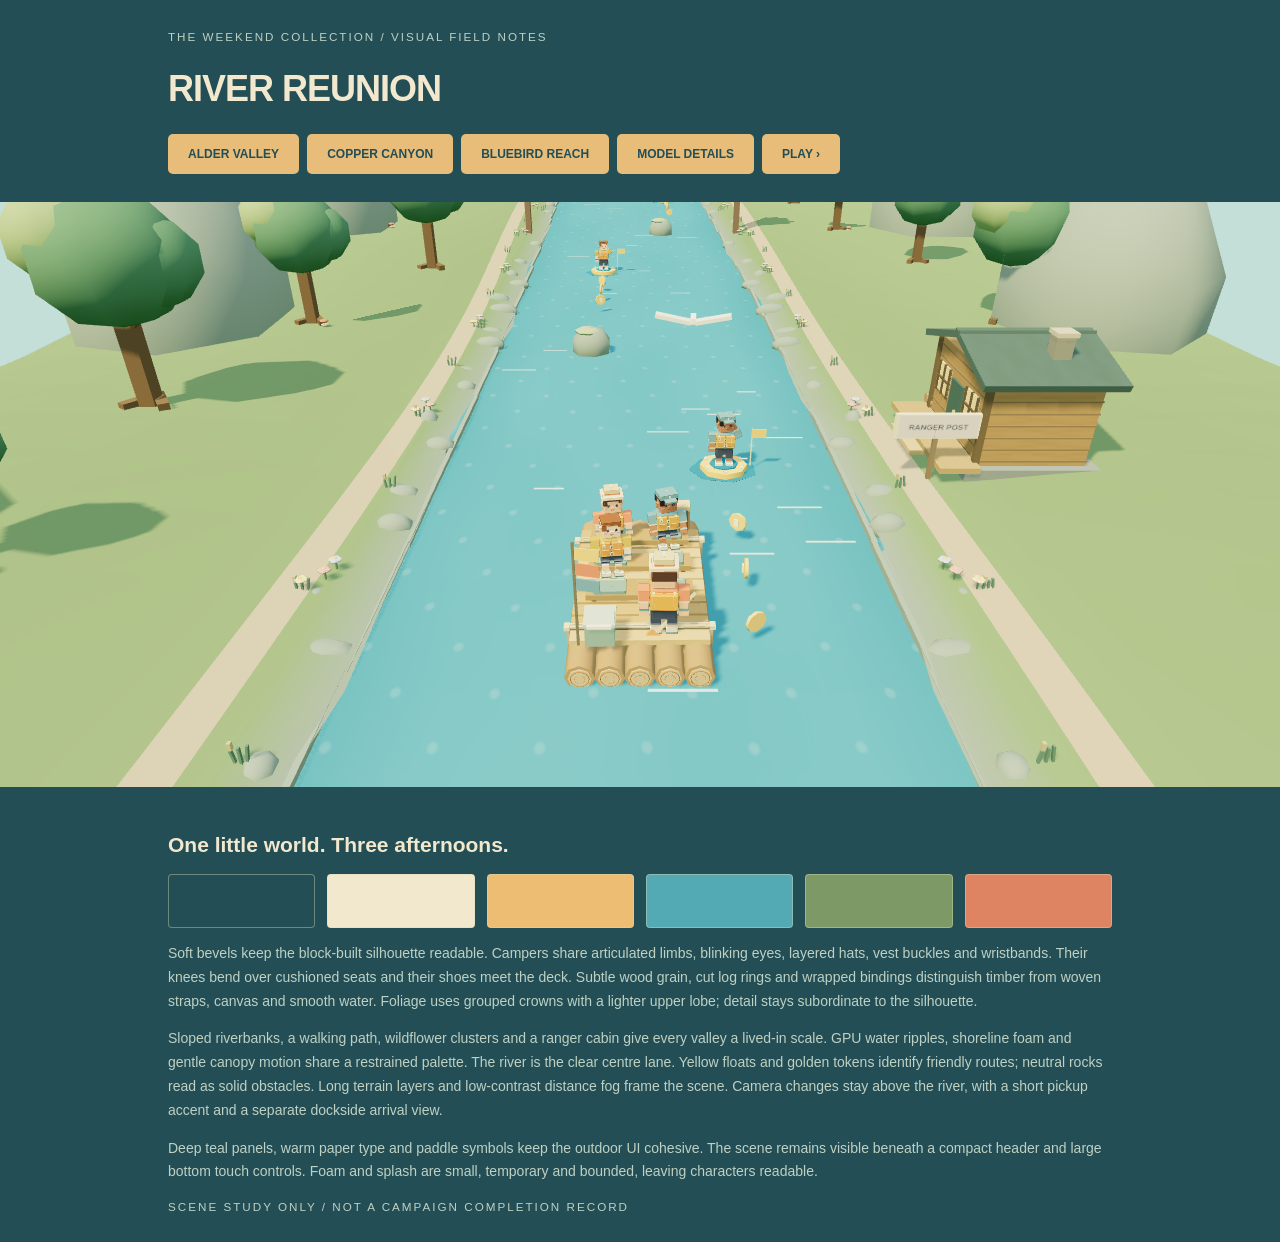
<file: artbook.html>
<!doctype html><html lang="en"><meta charset="utf-8"><meta name="viewport" content="width=device-width,initial-scale=1"><title>RIVER REUNION / Field Notes</title><style>*{box-sizing:border-box}body{margin:0;background:#244e56;color:#f2e8cd;font:14px Arial}header,article{padding:28px;max-width:1000px;margin:auto}h1{font-size:36px;letter-spacing:-1px}p{line-height:1.7;color:#bed1c2}nav{display:flex;gap:8px;flex-wrap:wrap}button,a{padding:13px 20px;background:#e8bd79;color:#244e56;border:0;border-radius:5px;font:700 12px Arial;text-decoration:none}canvas{width:100%;height:65vh;display:block}.swatches{display:flex;gap:12px}.swatches i{height:54px;flex:1;border-radius:4px;border:1px solid #d7dab16b}small{letter-spacing:2px;color:#bdd1c2}</style><header><small>THE WEEKEND COLLECTION / VISUAL FIELD NOTES</small><h1>RIVER REUNION</h1><nav><button data-course="0">ALDER VALLEY</button><button data-course="2">COPPER CANYON</button><button data-course="4">BLUEBIRD REACH</button><button id="modelStudy">MODEL DETAILS</button><a href="index.html">PLAY ›</a></nav></header><canvas id="world"></canvas><article><h2>One little world. Three afternoons.</h2><div class="swatches"><i style="background:#244e56"></i><i style="background:#f2e8cd"></i><i style="background:#edbd74"></i><i style="background:#53aab4"></i><i style="background:#7d9966"></i><i style="background:#df8463"></i></div><p>Soft bevels keep the block-built silhouette readable. Campers share articulated limbs, blinking eyes, layered hats, vest buckles and wristbands. Their knees bend over cushioned seats and their shoes meet the deck. Subtle wood grain, cut log rings and wrapped bindings distinguish timber from woven straps, canvas and smooth water. Foliage uses grouped crowns with a lighter upper lobe; detail stays subordinate to the silhouette.</p><p>Sloped riverbanks, a walking path, wildflower clusters and a ranger cabin give every valley a lived-in scale. GPU water ripples, shoreline foam and gentle canopy motion share a restrained palette. The river is the clear centre lane. Yellow floats and golden tokens identify friendly routes; neutral rocks read as solid obstacles. Long terrain layers and low-contrast distance fog frame the scene. Camera changes stay above the river, with a short pickup accent and a separate dockside arrival view.</p><p>Deep teal panels, warm paper type and paddle symbols keep the outdoor UI cohesive. The scene remains visible beneath a compact header and large bottom touch controls. Foam and splash are small, temporary and bounded, leaving characters readable.</p><small>SCENE STUDY ONLY / NOT A CAMPAIGN COMPLETION RECORD</small></article><script src="vendor/three.min.js"></script><script type="module">import{makeRun,profile}from'./core.mjs';import{RiverView}from'./view.mjs';let p=profile({stars:[3,3,3,3,3,3],rewards:{confetti:true}}),s,view=new RiverView(document.querySelector('canvas'));function scene(i){view.study=false;s=makeRun(i,p);s.phase='ready';s.d=40;s.crew=[(i*3)%18,(i*3+1)%18,(i*3+2)%18];view.render(s,0,p)}scene(0);document.querySelectorAll('button[data-course]').forEach(b=>b.onclick=()=>scene(+b.dataset.course));document.querySelector('#modelStudy').onclick=()=>{s.crew=[0,1,2,3,4,5];view.study=true;view.render(s,0,p)};new ResizeObserver(()=>view.resize()).observe(document.querySelector('canvas'));let last=0;function frame(t){if(t-last>33){view.render(s,.033,p);last=t}requestAnimationFrame(frame)}requestAnimationFrame(frame);</script></html>
</file>
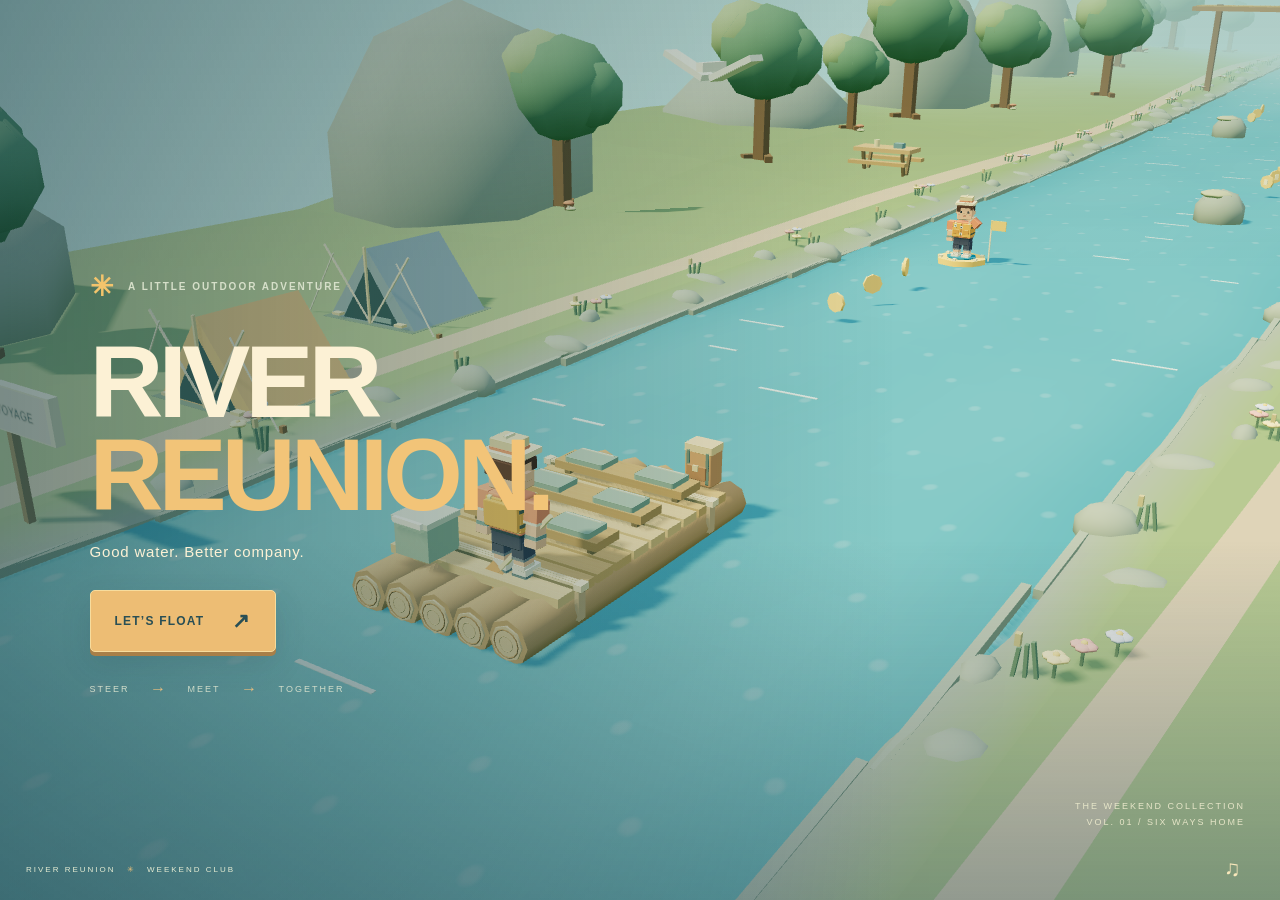
<file: index-source.html>
<!DOCTYPE html><html lang="en"><head><meta charset="utf-8"><meta name="viewport" content="width=device-width,initial-scale=1,maximum-scale=1,viewport-fit=cover"><meta name="theme-color" content="#244e56"><title>RIVER REUNION — Better, Together.</title><link rel="icon" href="data:image/svg+xml,%3Csvg xmlns='http://www.w3.org/2000/svg' viewBox='0 0 48 48'%3E%3Crect width='48' height='48' rx='12' fill='%232c6069'/%3E%3Cpath d='M12 17h24v16H12z' fill='%23eac78a'/%3E%3Cpath d='M8 38q8-6 16 0t16 0M24 7v23' fill='none' stroke='%23fff0cd' stroke-width='3'/%3E%3C/svg%3E"><link rel="stylesheet" href="style.css"></head><body>
<main id="app"><canvas id="world" role="img" aria-label="3D river valley and a wooden raft"></canvas><div class="vignette"></div>
<header id="header" hidden><button class="icon" id="book" aria-label="Open journey journal">☰</button><div class="trip"><small id="area">ALDER VALLEY</small><div><b id="crew">0 / 3</b><span>FRIENDS ABOARD</span></div><div class="progress"><i id="progress"></i></div></div><button class="icon" id="pause" aria-label="Pause journey">Ⅱ</button></header>
<div id="status" hidden><span id="hearts">♥ ♥ ♥ ♥ ♥</span><span class="coin">◈ <b id="coins">0</b></span></div><div id="hint" hidden>SLIDE TO STEER · MEET THE WAVING FRIENDS</div><div id="event"><b></b><small></small></div><div id="toast" role="status"></div>
<section id="welcome"><div class="welcome-inner"><div class="eyebrow"><span class="sun-mark">✳</span> A LITTLE OUTDOOR ADVENTURE</div><h1>RIVER<br><em>REUNION.</em></h1><p>Good water. Better company.</p><button id="start" class="primary">LET’S FLOAT <span>↗</span></button><div class="welcome-tip"><span>STEER</span><i>→</i><span>MEET</span><i>→</i><span>TOGETHER</span></div></div><div class="edition">THE WEEKEND COLLECTION<br>VOL. 01 / SIX WAYS HOME</div></section>
<section id="controls" hidden><div class="tool" id="slowWrap" hidden><button id="slow" aria-label="Hold to slow the raft"><svg viewBox="0 0 48 48"><path d="M18 10v18m12-18v18M8 36q8-6 16 0t16 0"/></svg><b>SLOW</b><small id="slowLabel">HOLD</small></button></div><div id="steer" role="slider" aria-label="Steer raft left or right" aria-valuemin="-4" aria-valuemax="4" aria-valuenow="0" tabindex="0"><span class="steer-arrow">‹</span><div class="track"><i id="knob"><svg viewBox="0 0 32 32"><path d="m8 24 16-16m-5-1 6 6M7 23l2 2"/></svg></i></div><span class="steer-arrow">›</span><small>SLIDE TO STEER</small></div><div class="tool" id="hopWrap" hidden><button id="hop" aria-label="Hop over an obstacle"><svg viewBox="0 0 48 48"><path d="M10 30q14-32 28 0M30 27l9 4 2-10M8 39q8-6 16 0t16 0"/></svg><b>HOP</b><small id="hopLabel">TAP</small></button></div></section>
<footer id="footer"><span>RIVER REUNION <i>✳</i> WEEKEND CLUB</span><button id="sound" aria-label="Toggle sound" title="Toggle music and effects">♫</button></footer>
<dialog id="modal"><div id="modalBody"></div></dialog><div id="fallback" hidden><h2>THE RIVER IS WAITING.</h2><p>This game needs WebGL. Try a browser with hardware acceleration enabled.</p><button onclick="location.reload()">TRY AGAIN</button></div>
<audio id="soundtrack" src="music/river-bgm.mp3" loop preload="none" hidden></audio>
</main><script src="vendor/three.min.js"></script><script type="module" src="app.mjs"></script></body></html>
</file>
<file: style.css>
*{box-sizing:border-box}html,body{margin:0;width:100%;height:100%;overflow:hidden;background:#244f58;color:#fcf1d5;font-family:Arial,Helvetica,sans-serif;-webkit-user-select:none;user-select:none;-webkit-tap-highlight-color:transparent}button{font:inherit;cursor:pointer;color:inherit;border:0;touch-action:manipulation}button:focus-visible,[tabindex]:focus-visible{outline:3px solid #f0bd67;outline-offset:4px}button:disabled{opacity:.38;cursor:default}[hidden]{display:none!important}#app{position:relative;width:100%;height:100%;overflow:hidden}#world{width:100%;height:100%;display:block;touch-action:none}.vignette{position:absolute;inset:0;pointer-events:none;background:linear-gradient(#1e4f5322,transparent 30%,transparent 60%,#173e4e62)}#header{position:absolute;top:calc(20px + env(safe-area-inset-top));left:26px;right:26px;display:flex;align-items:flex-start;justify-content:space-between;gap:16px;pointer-events:none}.icon{pointer-events:auto;min-width:48px;height:48px;border:1px solid #f8edcc55;border-radius:50%;background:#244e58bd;color:#fdf0d3;font-size:21px;box-shadow:0 3px 14px #15394018}.trip{text-align:center;background:#244f59ed;border:1px solid #d8e1ca55;padding:12px 24px 9px;min-width:230px;border-radius:3px 3px 22px 22px;box-shadow:0 6px 20px #173f4218}.trip small{font-weight:700;font-size:10px;letter-spacing:2px;color:#c3d8cd}.trip>div:not(.progress){display:flex;align-items:center;justify-content:center;gap:10px;margin:6px 0}.trip b{font-size:28px;letter-spacing:1px}.trip span{font-size:9px;max-width:65px;text-align:left;letter-spacing:1.4px;line-height:1.5;color:#d7ddc9}.progress{height:3px;background:#163f49;border-radius:3px;overflow:hidden}.progress i{display:block;height:100%;background:#f5c574;transition:width .15s linear}#status{position:absolute;top:calc(135px + env(safe-area-inset-top));left:50%;transform:translateX(-50%);display:flex;gap:22px;background:#254c568e;border-radius:30px;padding:8px 15px;font-size:13px;color:#f2d69e;white-space:nowrap}.coin{color:#f5ca76}#hearts{letter-spacing:2px;font-size:12px}#hint{position:absolute;top:calc(193px + env(safe-area-inset-top));left:12px;right:12px;text-align:center;font-size:10px;letter-spacing:1.4px;color:#224c55;font-weight:800;text-shadow:0 1px #e1efe366}#event{position:absolute;top:31%;left:10px;right:10px;text-align:center;pointer-events:none;opacity:0;transition:opacity .2s;text-shadow:0 2px 10px #294c4c70}#event b{font-size:clamp(28px,5vw,48px);letter-spacing:-1px;font-weight:900;display:block}#event small{display:block;margin-top:9px;font-size:10px;letter-spacing:2px}#toast{position:absolute;left:50%;bottom:calc(180px + env(safe-area-inset-bottom));transform:translateX(-50%);max-width:85%;padding:11px 18px;border-radius:6px;background:#244f57ed;border:1px solid #d9d9b358;font-size:10px;letter-spacing:1px;text-align:center;pointer-events:none;opacity:0;transition:opacity .2s}#welcome{position:absolute;inset:0;background:linear-gradient(90deg,#1c444e80,transparent 70%);display:flex;align-items:center;padding:7vw}.welcome-inner{max-width:600px;transform:translateY(30px)}.eyebrow{font-size:10px;font-weight:bold;letter-spacing:2px;color:#d6dfc9;line-height:1.8}.sun-mark{color:#f3c46c;font-size:28px;display:inline-block;vertical-align:middle;margin-right:9px}h1{font-size:clamp(54px,8vw,110px);font-weight:900;letter-spacing:-5px;line-height:.91;margin:22px 0 20px}h1 em{font-style:normal;color:#f2c478}#welcome p{font-size:15px;letter-spacing:.8px;margin:22px 0 30px}.primary{display:flex;align-items:center;justify-content:space-between;gap:28px;background:#edbd74;color:#294f55;border:1px solid #f7dc9d;padding:18px 24px;min-height:54px;border-radius:5px;font-size:12px;font-weight:900;letter-spacing:1.2px;box-shadow:0 4px 0 #a87f48,0 12px 30px #193d4a26}.primary:hover{background:#f6d18b}.primary:active{transform:translateY(2px);box-shadow:0 2px 0 #a87f48}.primary span{font-size:21px}.welcome-tip{margin-top:28px;display:flex;gap:20px;align-items:center;color:#d0dcca;font-size:9px;letter-spacing:2px}.welcome-tip i{color:#e5bc7e;font-size:16px}.edition{position:absolute;right:35px;bottom:70px;font-size:9px;line-height:1.8;letter-spacing:2px;text-align:right;color:#e6e5c8}#controls{position:absolute;bottom:calc(50px + env(safe-area-inset-bottom));left:50%;transform:translateX(-50%);display:flex;align-items:end;gap:16px;max-width:calc(100% - 28px);touch-action:none}#steer{width:300px;max-width:60vw;height:75px;display:flex;align-items:center;gap:12px;position:relative;padding:0 16px 16px;background:#244e57db;border:1px solid #d8e0c26b;border-radius:48px;touch-action:none;box-shadow:0 5px 20px #1b46452e}.track{position:relative;height:3px;background:#c1d3c47d;flex:1}.track:after{content:'';position:absolute;top:-5px;left:50%;width:2px;height:13px;background:#b7cdb9}#knob{position:absolute;z-index:1;top:-20px;left:calc(50% - 22px);width:44px;height:44px;background:#edc07c;border:4px solid #385f61;border-radius:50%;box-shadow:0 2px 4px #16394230;pointer-events:none}#knob svg{width:100%;height:100%;stroke:#39565c;fill:none;stroke-width:3}.steer-arrow{font-size:26px;color:#e8d6ad}#steer small{position:absolute;bottom:11px;left:0;right:0;text-align:center;font-size:8px;letter-spacing:2px;color:#cedbcb}.tool button{width:76px;height:90px;background:#244e57df;border:1px solid #e2dfba77;border-radius:16px;color:#f7dca6;display:flex;flex-direction:column;align-items:center;justify-content:center;gap:4px;touch-action:none}.tool svg{width:31px;height:31px;fill:none;stroke:currentColor;stroke-width:2.8;stroke-linecap:round;stroke-linejoin:round}.tool b{font-size:10px;letter-spacing:1px}.tool small{font-size:8px;color:#c5d6ca;letter-spacing:1px}.tool button.held{background:#b58f54;color:#fff0ce}#footer{position:absolute;left:26px;right:26px;bottom:calc(13px + env(safe-area-inset-bottom));display:flex;justify-content:space-between;align-items:center;font-size:8px;letter-spacing:2px;pointer-events:none;color:#e4ebd2}#footer i{font-style:normal;color:#edc179;margin:0 7px}#sound{pointer-events:auto;min-width:44px;min-height:36px;background:transparent;color:#f9e7bb;font-size:22px}dialog{max-height:88dvh;width:min(520px,calc(100% - 28px));padding:0;border:1px solid #b3c1a5;background:#284f56;color:#f5ead0;border-radius:12px;box-shadow:0 24px 80px #142e48a6;overflow:auto}dialog::backdrop{background:#173c4a76;backdrop-filter:blur(5px)}#modalBody{padding:30px}h2{font-size:34px;line-height:1.03;letter-spacing:-1.3px;margin:15px 0 18px}dialog p{font-size:12px;line-height:1.65;color:#c9d5c6}dialog .primary{width:100%}.actions{display:flex;flex-wrap:wrap;gap:10px;margin-top:24px}.actions>button:not(.primary){flex:1;min-height:46px;border-radius:5px;background:#365f62;border:1px solid #a3b9a178;font-size:10px;letter-spacing:1px;padding:10px}.medals{color:#f0c477;font-size:30px;letter-spacing:10px;margin:20px 0;text-align:center}.receipt{display:flex;gap:8px;border-block:1px solid #acc3a354;padding:18px 0;margin-top:20px}.receipt>div{text-align:center;flex:1}.receipt b{font-size:27px;display:block;color:#f2cb84}.receipt small{display:block;font-size:8px;margin-top:6px;letter-spacing:1.4px;color:#c0d2c3}.courses{display:grid;grid-template-columns:1fr 1fr;gap:10px}.courses button{padding:14px;text-align:left;background:#365f61;border:1px solid #9eaf9570;border-radius:5px;min-height:86px}.courses small{display:block;font-size:8px;letter-spacing:1px;color:#bfd2c0}.courses b{font-size:12px;display:block;margin:8px 0}.courses i{font-style:normal;color:#f0c17a;letter-spacing:3px;font-size:13px}.tokens{float:right;color:#f1c27b}.equipment{display:grid;gap:9px}.equipment button{display:flex;gap:13px;align-items:center;text-align:left;min-height:76px;background:#365f61;padding:12px;border:1px solid #9cba9e75;border-radius:5px}.equipment svg{width:33px;flex:none;fill:none;stroke:#f1cc8a;stroke-width:2.3}.equipment b{font-size:11px;letter-spacing:.4px}.equipment small{display:block;font-size:10px;line-height:1.4;color:#bbd0c0;margin-top:6px}.price{margin-left:auto;white-space:nowrap;color:#f0c582;font-size:12px}.album{display:grid;grid-template-columns:repeat(6,1fr);gap:7px;margin-top:20px}.album>div{background:#365f61;border:1px solid #a7bc9c66;border-radius:5px;text-align:center;padding:8px 0}.album small{font-size:7px;letter-spacing:.5px;display:block;margin-top:4px}.face{width:26px;height:28px;border-top:7px solid #8c6647;background:#e4b18b;margin:auto;position:relative}.face:before{content:'• •';position:absolute;font-size:14px;color:#33434b;top:0;left:5px;letter-spacing:3px}.locked{opacity:.32}.note{font-size:10px!important;border-top:1px solid #aec5a34a;padding-top:15px}#fallback{position:absolute;inset:0;z-index:20;background:#244e56;display:flex;align-items:center;justify-content:center;flex-direction:column;text-align:center;padding:25px}#fallback p{line-height:1.6;max-width:330px;font-size:13px}#fallback button{background:#e8ba70;padding:16px 28px;color:#284e55;border-radius:5px;margin-top:20px}
@media(max-width:600px){#header{top:calc(14px + env(safe-area-inset-top));left:14px;right:14px;gap:8px}.trip{min-width:206px;padding:10px 16px 8px}.trip b{font-size:24px}.icon{min-width:44px;height:44px}#status{top:calc(119px + env(safe-area-inset-top))}#hint{top:calc(166px + env(safe-area-inset-top));font-size:8px;letter-spacing:1px}#welcome{padding:27px;align-items:flex-end;padding-bottom:130px;background:linear-gradient(0deg,#1b424dbb,transparent 85%)}.welcome-inner{transform:none}h1{font-size:57px;letter-spacing:-3px}.eyebrow{font-size:8px;letter-spacing:1.5px}#welcome p{font-size:13px}.edition{right:23px;bottom:65px;font-size:7px}.welcome-tip{font-size:8px;gap:15px}.sun-mark{font-size:22px}#controls{gap:9px;bottom:calc(53px + env(safe-area-inset-bottom))}#steer{width:280px;max-width:calc(100vw - 28px);height:70px;padding-inline:12px}#controls:has(.tool:not([hidden])) #steer{width:210px;max-width:calc(100vw - 195px);min-width:155px}.tool button{width:65px;height:78px}.tool svg{height:27px}#footer{left:16px;right:16px;font-size:6px;letter-spacing:1.1px}#modalBody{padding:24px}h2{font-size:30px}.album{gap:5px}.album small{font-size:6px}#toast{bottom:calc(155px + env(safe-area-inset-bottom))}}
@media(max-height:540px) and (min-width:600px){#header{top:12px}.trip{padding:6px 18px;min-width:220px}.trip>div:not(.progress){margin:2px}.trip b{font-size:20px}.trip small{font-size:8px}#status{top:101px}#hint{top:143px}#controls{left:auto;right:20px;transform:none;bottom:40px;gap:10px}#steer{width:240px}.tool button{height:73px;width:64px}#welcome{padding:35px}.welcome-inner{transform:none}h1{font-size:60px;letter-spacing:-3px;margin:14px 0}.welcome-tip{margin-top:20px}#welcome p{margin:15px 0}.edition{bottom:50px}#toast{bottom:145px}#footer{bottom:8px}}
@media(prefers-reduced-motion:reduce){*{transition:none!important;scroll-behavior:auto!important}}
</file>
